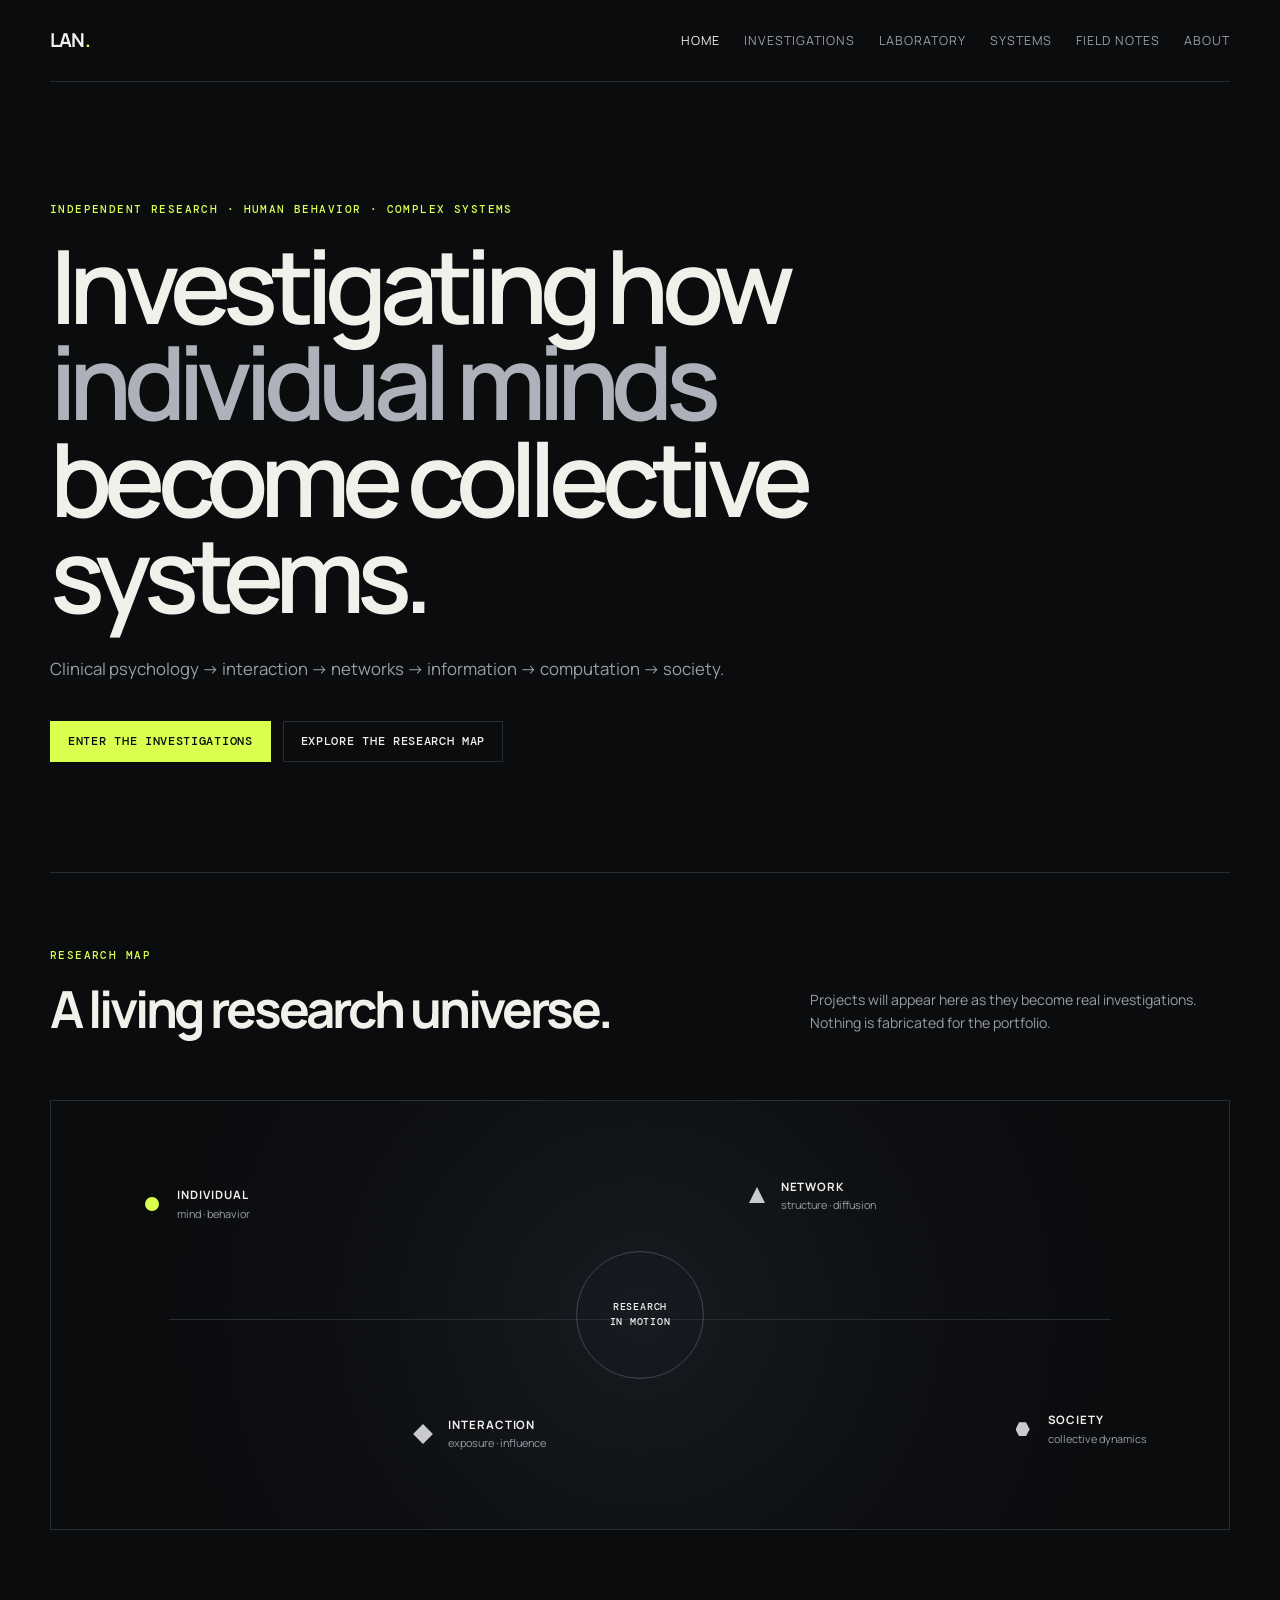
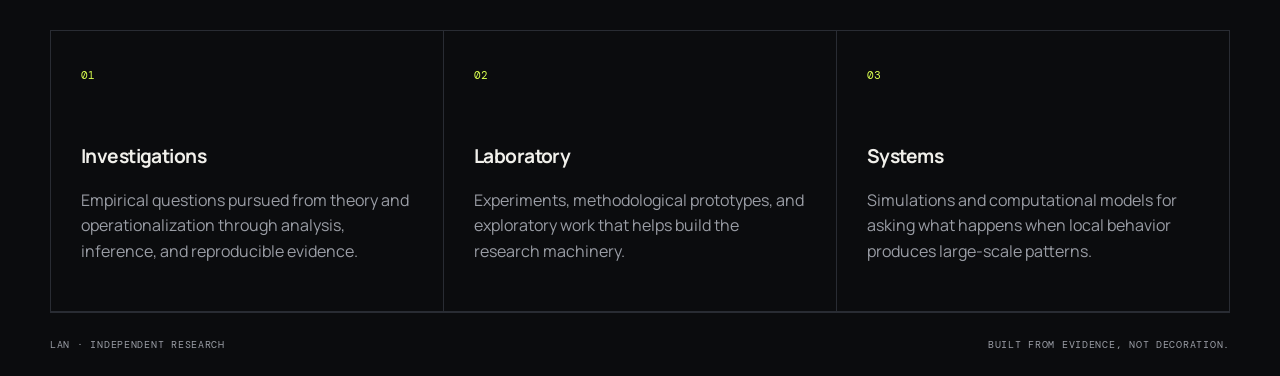
<file: index.html>
<!doctype html>
<html lang="en">
<head>
  <meta charset="utf-8">
  <meta name="viewport" content="width=device-width, initial-scale=1">
  <title>LAN — Research</title>
  <link rel="stylesheet" href="style.css">
</head>

<body>

<header class="site-header">
  <a class="wordmark" href="index.html">
    LAN<span class="dot">.</span>
  </a>

  <nav>
    <a class="active" href="index.html">Home</a>
    <a href="investigations.html">Investigations</a>
    <a href="laboratory.html">Laboratory</a>
    <a href="systems.html">Systems</a>
    <a href="field-notes.html">Field Notes</a>
    <a href="about.html">About</a>
  </nav>
</header>

<main>

<section class="hero">

  <p class="eyebrow">
    INDEPENDENT RESEARCH · HUMAN BEHAVIOR · COMPLEX SYSTEMS
  </p>

  <h1>
    Investigating how<br>
    <em>individual minds</em><br>
    become collective systems.
  </h1>

  <p class="lede">
    Clinical psychology → interaction → networks → information → computation → society.
  </p>

  <div class="hero-actions">
    <a class="button primary" href="investigations.html">
      Enter the investigations
    </a>

    <a class="button" href="#map">
      Explore the research map
    </a>
  </div>

</section>


<section class="map-section" id="map">

  <div class="section-heading">

    <div>
      <p class="eyebrow">RESEARCH MAP</p>
      <h2>A living research universe.</h2>
    </div>

    <p class="section-note">
      Projects will appear here as they become real investigations.
      Nothing is fabricated for the portfolio.
    </p>

  </div>


  <div class="research-map">

    <div class="scale-line"></div>

    <div class="map-node node-a">
      <span class="node-shape circle"></span>
      <strong>INDIVIDUAL</strong>
      <small>mind · behavior</small>
    </div>

    <div class="map-node node-b">
      <span class="node-shape diamond"></span>
      <strong>INTERACTION</strong>
      <small>exposure · influence</small>
    </div>

    <div class="map-node node-c">
      <span class="node-shape triangle"></span>
      <strong>NETWORK</strong>
      <small>structure · diffusion</small>
    </div>

    <div class="map-node node-d">
      <span class="node-shape hex"></span>
      <strong>SOCIETY</strong>
      <small>collective dynamics</small>
    </div>

    <div class="map-center">
      <span>
        RESEARCH<br>
        IN MOTION
      </span>
    </div>

  </div>

</section>


<section class="statement-grid">

  <article>
    <span class="index">01</span>
    <h3>Investigations</h3>
    <p>
      Empirical questions pursued from theory and operationalization
      through analysis, inference, and reproducible evidence.
    </p>
  </article>

  <article>
    <span class="index">02</span>
    <h3>Laboratory</h3>
    <p>
      Experiments, methodological prototypes, and exploratory work
      that helps build the research machinery.
    </p>
  </article>

  <article>
    <span class="index">03</span>
    <h3>Systems</h3>
    <p>
      Simulations and computational models for asking what happens
      when local behavior produces large-scale patterns.
    </p>
  </article>

</section>

</main>


<footer>
  <span>LAN · Independent Research</span>
  <span>Built from evidence, not decoration.</span>
</footer>

</body>
</html>
</file>
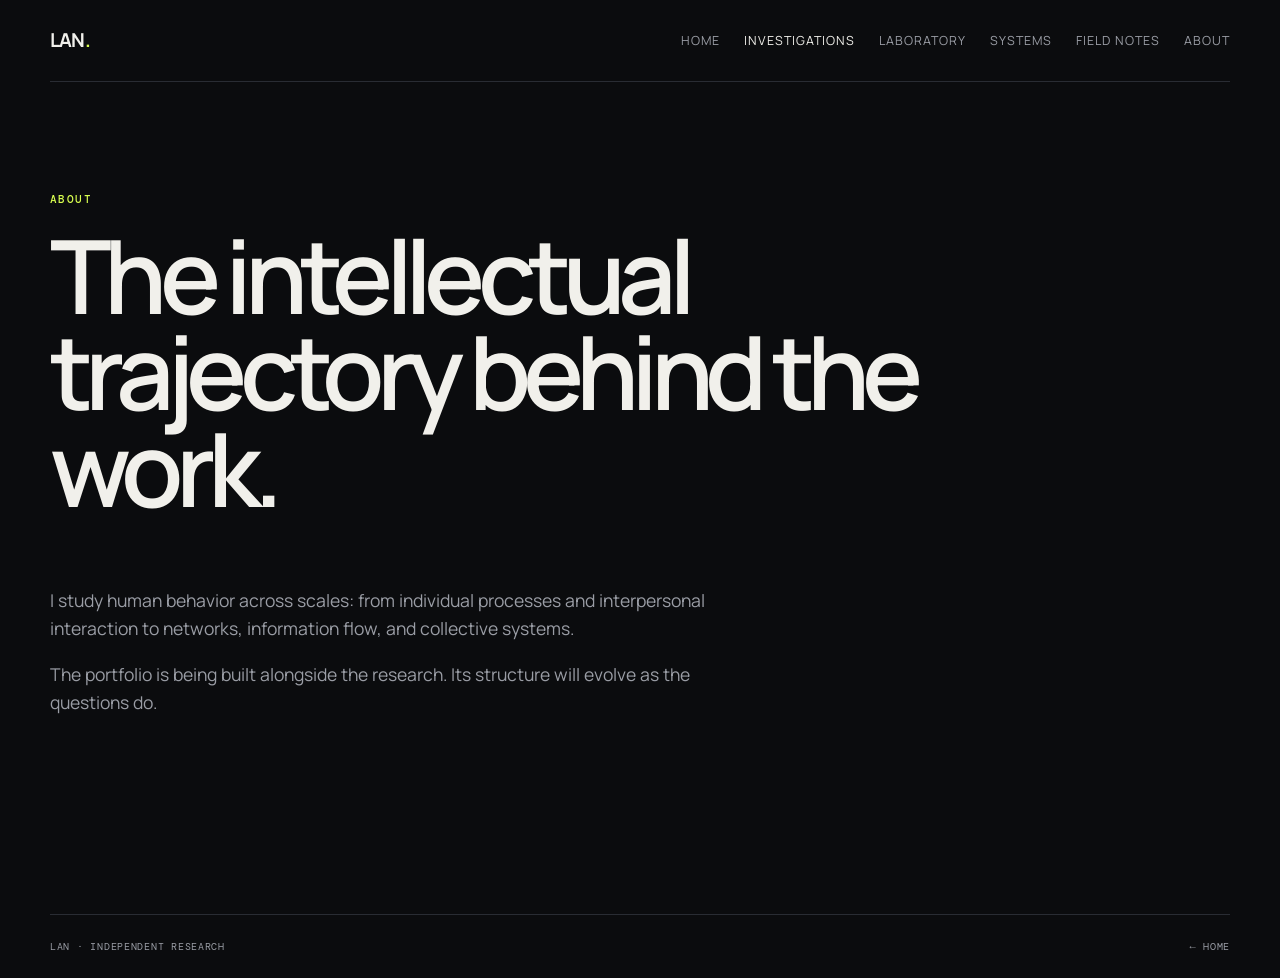
<file: about.html>
<!doctype html>
<html lang="en">
<head>
  <meta charset="utf-8">
  <meta name="viewport" content="width=device-width, initial-scale=1">
  <title>ABOUT — LAN</title>
  <link rel="stylesheet" href="style.css">
</head>
<body>
<header class="site-header">
  <a class="wordmark" href="index.html">LAN<span class="dot">.</span></a>
  <nav aria-label="Primary navigation">
    <a href="index.html">Home</a>
    <a class="active" href="investigations.html">Investigations</a>
    <a href="laboratory.html">Laboratory</a>
    <a href="systems.html">Systems</a>
    <a href="field-notes.html">Field Notes</a>
    <a href="about.html">About</a>
  </nav>
</header>
<main class="subpage">
  <p class="eyebrow">ABOUT</p>
  <h1>The intellectual trajectory behind the work.</h1>
  <div class="about-copy"><p>I study human behavior across scales: from individual processes and interpersonal interaction to networks, information flow, and collective systems.</p><p>The portfolio is being built alongside the research. Its structure will evolve as the questions do.</p></div>
</main>
<footer>
  <span>LAN · Independent Research</span>
  <a href="index.html">← Home</a>
</footer>
</body>
</html>
</file>
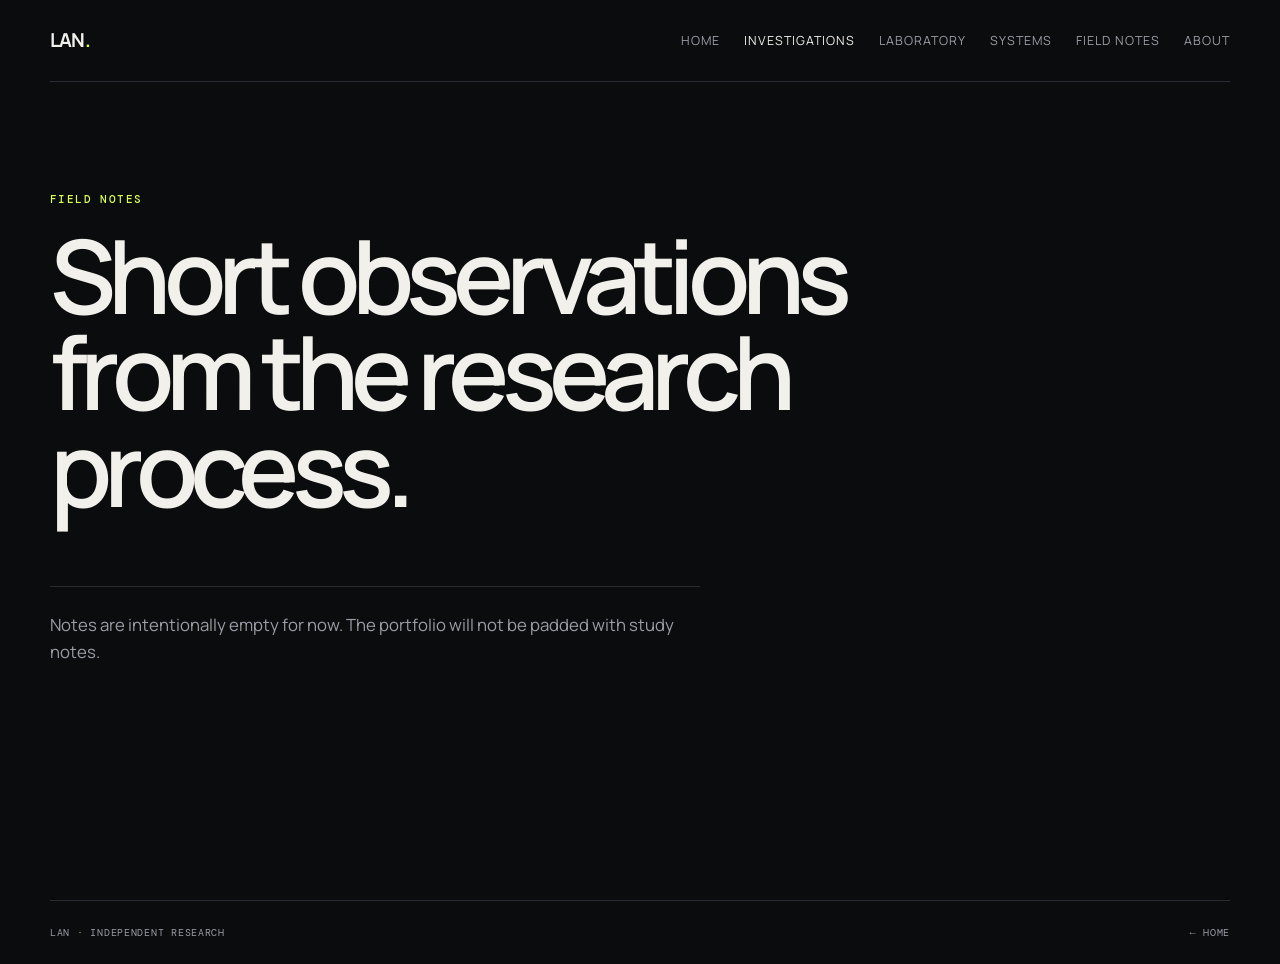
<file: field-notes.html>
<!doctype html>
<html lang="en">
<head>
  <meta charset="utf-8">
  <meta name="viewport" content="width=device-width, initial-scale=1">
  <title>FIELD NOTES — LAN</title>
  <link rel="stylesheet" href="style.css">
</head>
<body>
<header class="site-header">
  <a class="wordmark" href="index.html">LAN<span class="dot">.</span></a>
  <nav aria-label="Primary navigation">
    <a href="index.html">Home</a>
    <a class="active" href="investigations.html">Investigations</a>
    <a href="laboratory.html">Laboratory</a>
    <a href="systems.html">Systems</a>
    <a href="field-notes.html">Field Notes</a>
    <a href="about.html">About</a>
  </nav>
</header>
<main class="subpage">
  <p class="eyebrow">FIELD NOTES</p>
  <h1>Short observations from the research process.</h1>
  <p class="empty-state">Notes are intentionally empty for now. The portfolio will not be padded with study notes.</p>
</main>
<footer>
  <span>LAN · Independent Research</span>
  <a href="index.html">← Home</a>
</footer>
</body>
</html>
</file>
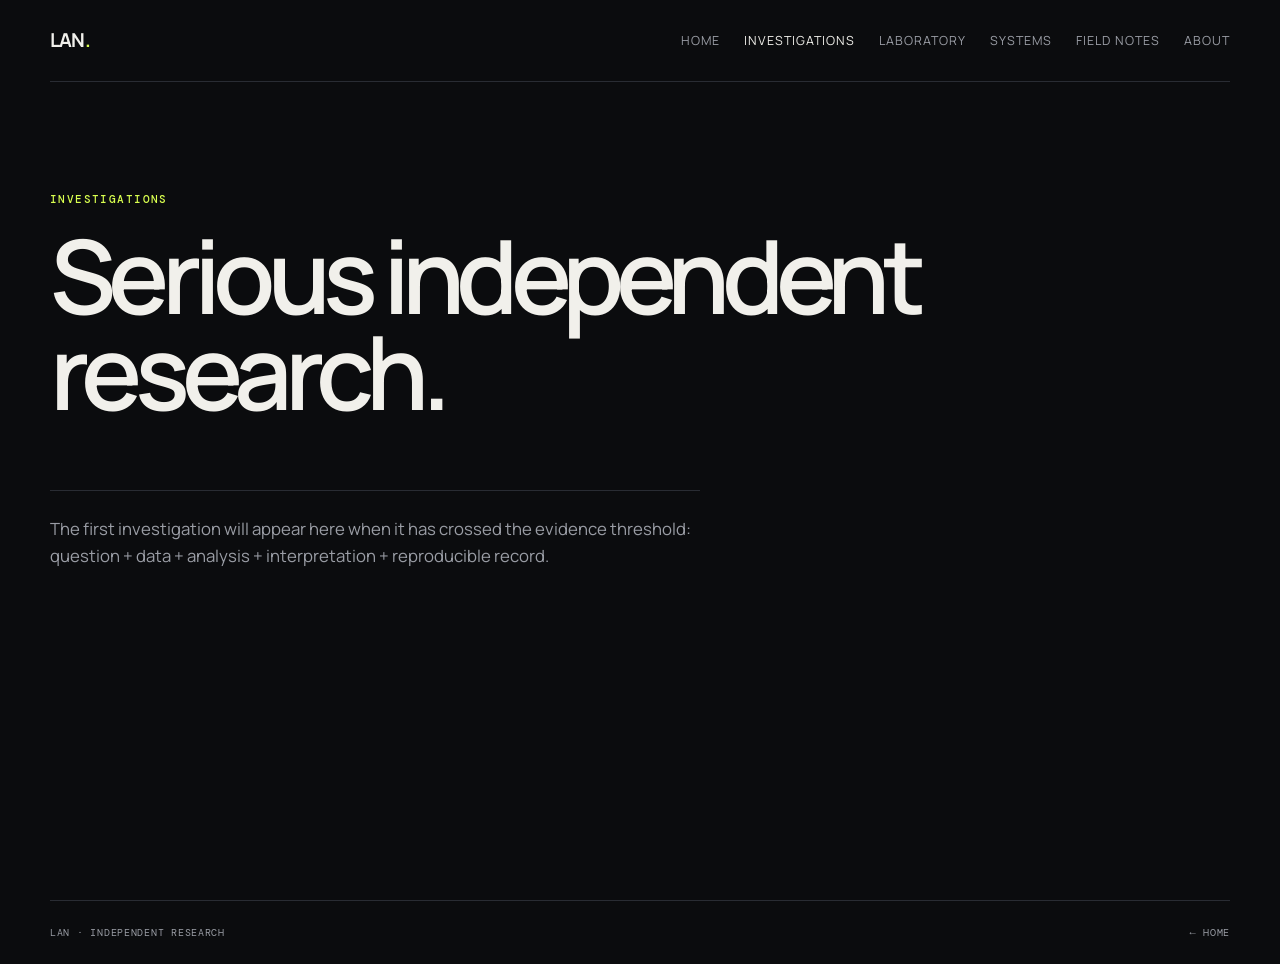
<file: investigations.html>
<!doctype html>
<html lang="en">
<head>
  <meta charset="utf-8">
  <meta name="viewport" content="width=device-width, initial-scale=1">
  <title>INVESTIGATIONS — LAN</title>
  <link rel="stylesheet" href="style.css">
</head>
<body>
<header class="site-header">
  <a class="wordmark" href="index.html">LAN<span class="dot">.</span></a>
  <nav aria-label="Primary navigation">
    <a href="index.html">Home</a>
    <a class="active" href="">Investigations</a>
    <a href="laboratory.html">Laboratory</a>
    <a href="systems.html">Systems</a>
    <a href="field-notes.html">Field Notes</a>
    <a href="about.html">About</a>
  </nav>
</header>
<main class="subpage">
  <p class="eyebrow">INVESTIGATIONS</p>
  <h1>Serious independent research.</h1>
  <p class="empty-state">The first investigation will appear here when it has crossed the evidence threshold: question + data + analysis + interpretation + reproducible record.</p>
</main>
<footer>
  <span>LAN · Independent Research</span>
  <a href="index.html">← Home</a>
</footer>
</body>
</html>
</file>
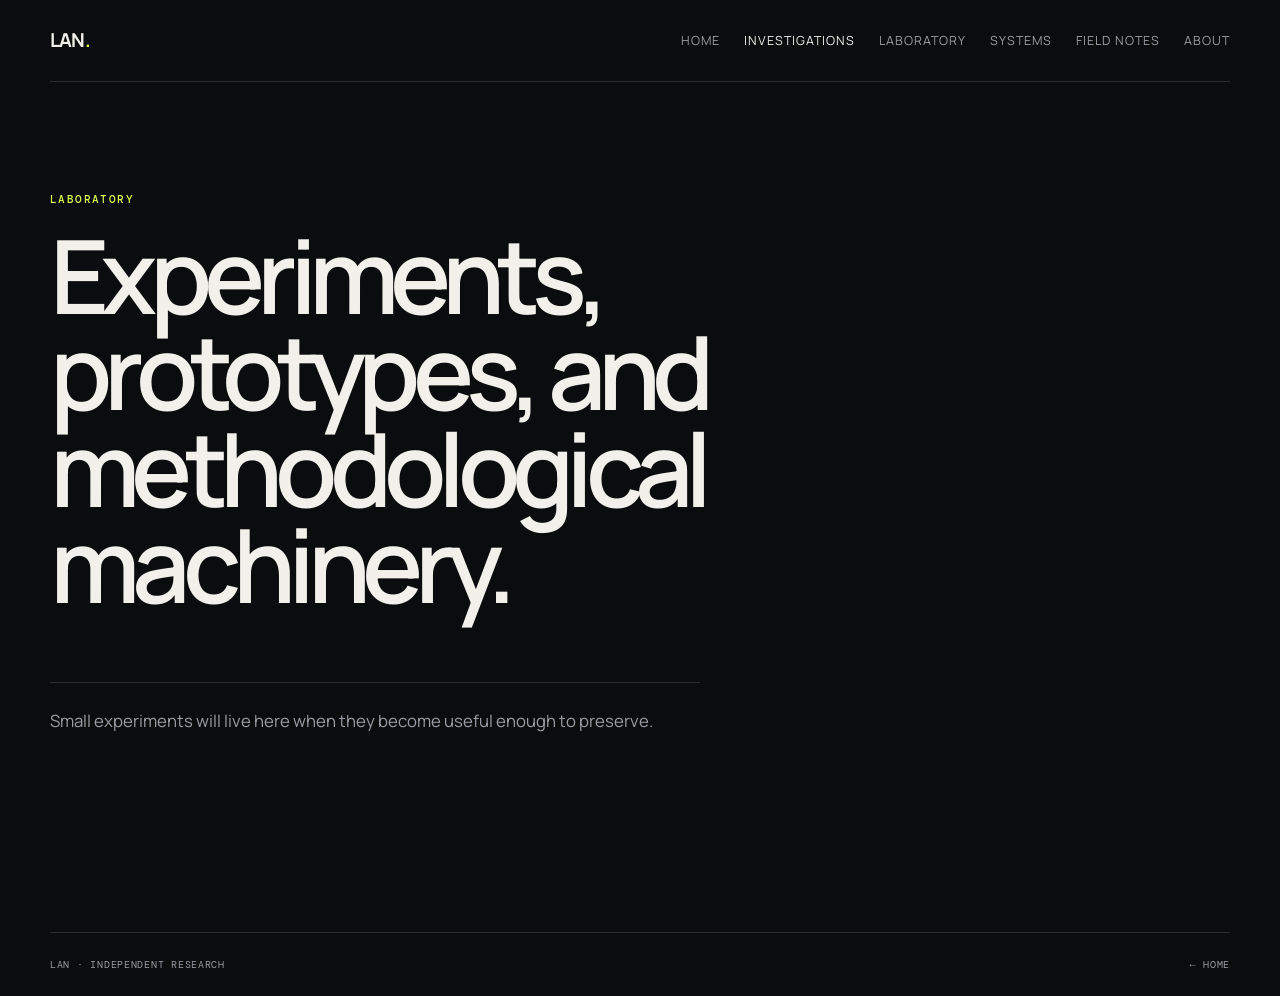
<file: laboratory.html>
<!doctype html>
<html lang="en">
<head>
  <meta charset="utf-8">
  <meta name="viewport" content="width=device-width, initial-scale=1">
  <title>LABORATORY — LAN</title>
  <link rel="stylesheet" href="style.css">
</head>
<body>
<header class="site-header">
  <a class="wordmark" href="index.html">LAN<span class="dot">.</span></a>
  <nav aria-label="Primary navigation">
    <a href="index.html">Home</a>
    <a class="active" href="investigations.html">Investigations</a>
    <a href="laboratory.html">Laboratory</a>
    <a href="systems.html">Systems</a>
    <a href="field-notes.html">Field Notes</a>
    <a href="about.html">About</a>
  </nav>
</header>
<main class="subpage">
  <p class="eyebrow">LABORATORY</p>
  <h1>Experiments, prototypes, and methodological machinery.</h1>
  <p class="empty-state">Small experiments will live here when they become useful enough to preserve.</p>
</main>
<footer>
  <span>LAN · Independent Research</span>
  <a href="index.html">← Home</a>
</footer>
</body>
</html>
</file>
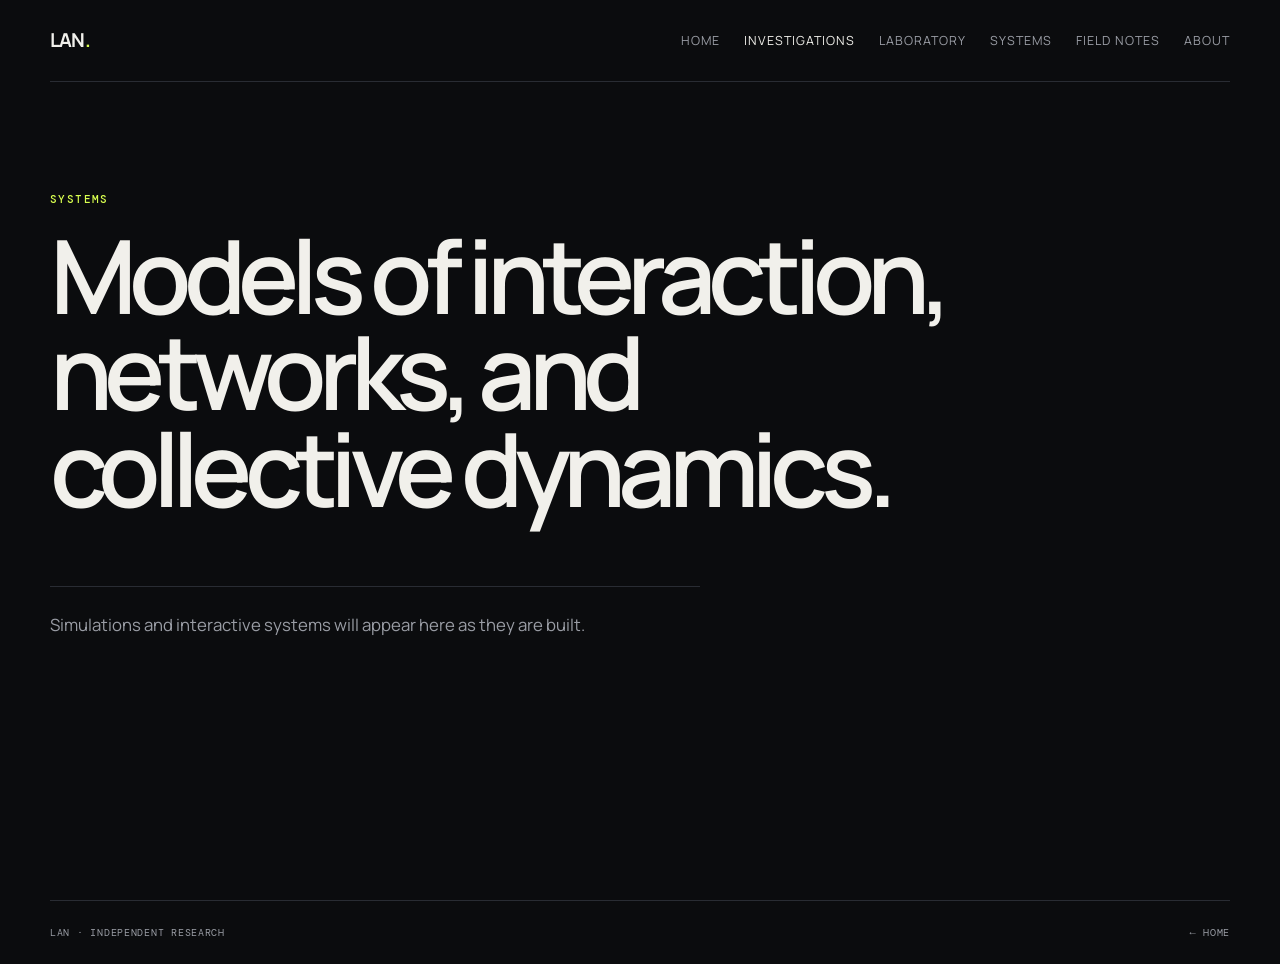
<file: systems.html>
<!doctype html>
<html lang="en">
<head>
  <meta charset="utf-8">
  <meta name="viewport" content="width=device-width, initial-scale=1">
  <title>SYSTEMS — LAN</title>
  <link rel="stylesheet" href="style.css">
</head>
<body>
<header class="site-header">
  <a class="wordmark" href="index.html">LAN<span class="dot">.</span></a>
  <nav aria-label="Primary navigation">
    <a href="index.html">Home</a>
    <a class="active" href="investigations.html">Investigations</a>
    <a href="laboratory.html">Laboratory</a>
    <a href="systems.html">Systems</a>
    <a href="field-notes.html">Field Notes</a>
    <a href="about.html">About</a>
  </nav>
</header>
<main class="subpage">
  <p class="eyebrow">SYSTEMS</p>
  <h1>Models of interaction, networks, and collective dynamics.</h1>
  <p class="empty-state">Simulations and interactive systems will appear here as they are built.</p>
</main>
<footer>
  <span>LAN · Independent Research</span>
  <a href="index.html">← Home</a>
</footer>
</body>
</html>
</file>
<file: style.css>
@import url('https://fonts.googleapis.com/css2?family=DM+Mono:wght@400;500&family=Manrope:wght@400;500;600;700&display=swap');

:root {
  --bg: #0b0c0e;
  --panel: #111318;
  --text: #f1f0eb;
  --muted: #9a9da5;
  --line: #292c33;
  --accent: #d9ff4f;
  --max: 1180px;
}

* { box-sizing: border-box; }
html { scroll-behavior: smooth; }
body {
  margin: 0;
  background: var(--bg);
  color: var(--text);
  font-family: Manrope, system-ui, sans-serif;
  line-height: 1.6;
}
a { color: inherit; text-decoration: none; }
.site-header {
  width: min(var(--max), calc(100% - 48px));
  margin: 0 auto;
  min-height: 82px;
  display: flex;
  align-items: center;
  justify-content: space-between;
  border-bottom: 1px solid var(--line);
}
.wordmark { font-size: 1.2rem; font-weight: 700; letter-spacing: -.04em; }
.dot { color: var(--accent); }
nav { display: flex; gap: 24px; flex-wrap: wrap; justify-content: flex-end; }
nav a { color: var(--muted); font-size: .78rem; text-transform: uppercase; letter-spacing: .08em; }
nav a:hover, nav a.active { color: var(--text); }
main { width: min(var(--max), calc(100% - 48px)); margin: 0 auto; }
.hero { padding: 120px 0 110px; max-width: 950px; }
.eyebrow {
  margin: 0 0 20px;
  color: var(--accent);
  font: 500 .68rem/1.4 "DM Mono", monospace;
  letter-spacing: .13em;
}
h1 {
  margin: 0;
  font-size: clamp(3.4rem, 8vw, 7.6rem);
  line-height: .94;
  letter-spacing: -.075em;
  font-weight: 600;
}
.hero h1 em { font-style: normal; color: #aeb1b9; }
.lede { margin: 34px 0 0; max-width: 690px; color: var(--muted); font-size: 1.05rem; }
.hero-actions { margin-top: 38px; display: flex; gap: 12px; flex-wrap: wrap; }
.button {
  display: inline-block;
  border: 1px solid var(--line);
  padding: 12px 17px;
  font: 500 .72rem "DM Mono", monospace;
  text-transform: uppercase;
  letter-spacing: .06em;
}
.button.primary { background: var(--accent); color: #0b0c0e; border-color: var(--accent); }
.button:hover { transform: translateY(-1px); }
.map-section { padding: 75px 0 100px; border-top: 1px solid var(--line); }
.section-heading { display: flex; justify-content: space-between; gap: 40px; align-items: end; }
h2 { margin: 0; font-size: clamp(2rem, 4vw, 3.6rem); letter-spacing: -.06em; line-height: 1; }
.section-note { max-width: 420px; margin: 0; color: var(--muted); font-size: .88rem; }
.research-map {
  min-height: 430px; position: relative; margin-top: 65px; overflow: hidden;
  border: 1px solid var(--line); background: radial-gradient(circle at 50% 50%, #171a20 0, #0d0f12 48%, #0b0c0e 75%);
}
.scale-line { position: absolute; left: 10%; right: 10%; top: 51%; height: 1px; background: var(--line); }
.map-center {
  position: absolute; left: 50%; top: 50%; transform: translate(-50%,-50%);
  width: 128px; height: 128px; border: 1px solid #414650; border-radius: 50%;
  display: grid; place-items: center; text-align: center;
  font: 500 .6rem/1.5 "DM Mono", monospace; letter-spacing: .08em;
}
.map-node { position: absolute; display: grid; grid-template-columns: 22px auto; column-gap: 10px; align-items: center; }
.map-node strong { font-size: .72rem; letter-spacing: .08em; }
.map-node small { grid-column: 2; color: var(--muted); font-size: .68rem; }
.node-shape { grid-row: 1 / span 2; width: 14px; height: 14px; display: block; }
.circle { border-radius: 50%; background: var(--accent); }
.diamond { background: #c8cad0; transform: rotate(45deg); }
.triangle { width: 0; height: 0; border-left: 8px solid transparent; border-right: 8px solid transparent; border-bottom: 16px solid #c8cad0; }
.hex { background: #c8cad0; clip-path: polygon(25% 0,75% 0,100% 50%,75% 100%,25% 100%,0 50%); }
.node-a { left: 8%; top: 20%; }
.node-b { left: 31%; bottom: 18%; }
.node-c { right: 30%; top: 18%; }
.node-d { right: 7%; bottom: 19%; }
.statement-grid { display: grid; grid-template-columns: repeat(3,1fr); gap: 1px; background: var(--line); border: 1px solid var(--line); }
.statement-grid article { background: var(--bg); padding: 30px; min-height: 240px; }
.index { color: var(--accent); font: .7rem "DM Mono",monospace; }
h3 { font-size: 1.2rem; margin: 55px 0 12px; letter-spacing: -.03em; }
.statement-grid p, .empty-state, .about-copy { color: var(--muted); }
.subpage { padding: 110px 0 180px; min-height: calc(100vh - 82px); }
.subpage h1 { max-width: 900px; margin-bottom: 70px; }
.empty-state { max-width: 650px; border-top: 1px solid var(--line); padding-top: 25px; font-size: 1.05rem; }
.about-copy { max-width: 700px; font-size: 1.1rem; }
footer {
  width: min(var(--max), calc(100% - 48px)); margin: 0 auto;
  padding: 25px 0; border-top: 1px solid var(--line);
  display: flex; justify-content: space-between; gap: 20px;
  color: var(--muted); font: .65rem "DM Mono",monospace; text-transform: uppercase; letter-spacing: .07em;
}
@media (max-width: 760px) {
  .site-header { align-items: flex-start; padding: 20px 0; flex-direction: column; gap: 18px; }
  nav { gap: 12px 18px; justify-content: flex-start; }
  .hero { padding: 80px 0; }
  .section-heading { display: block; }
  .section-note { margin-top: 20px; }
  .research-map { min-height: 500px; }
  .node-a { left: 7%; top: 13%; } .node-b { left: 7%; bottom: 16%; }
  .node-c { right: 7%; top: 33%; } .node-d { right: 7%; bottom: 10%; }
  .statement-grid { grid-template-columns: 1fr; }
  footer { flex-direction: column; }
}
</file>
